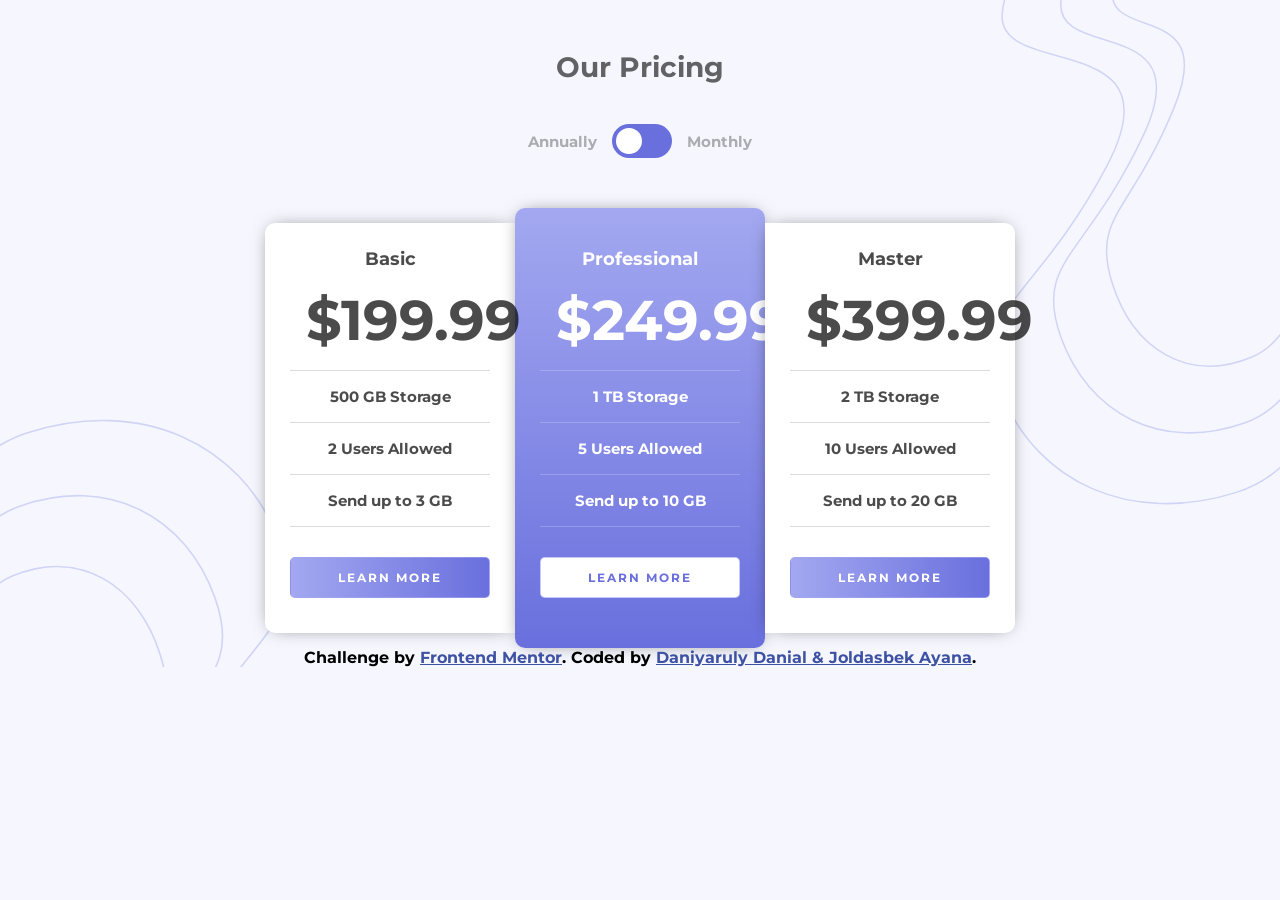
<file: index.html>
<!DOCTYPE html>
<html lang="en">
<head>
  <meta charset="UTF-8">
  <meta name="viewport" content="width=device-width, initial-scale=1.0">

  <link rel="icon" type="image/png" sizes="32x32" href="./images/favicon-32x32.png">
  
  <link rel="stylesheet" href="style.css">
  
  <title>Frontend Mentor | [Ayana & Danial]</title>
</head>
<body>
  <main>
    <section id="header">
      <h3>Our Pricing</h3>
      <div>
        <p>Annually</p>
        <label class="toggle">
          <input id="checkbox" type="checkbox" name="toggle" onchange="newPrice()">
          <span class="slider"></span> 
        </label>
        <p>Monthly</p>
      </div>
    </section>

    <section id="cards">
      <div id="basic" class="card">
        <h4>Basic</h4>
        <p id="basic-price">&dollar;199.99</p>

        <p>500 GB Storage</p>
        
        <p>2 Users Allowed</p>
        
        <p>Send up to 3 GB</p>
        
        <input type="button" name="" value="Learn More">
      </div>

      <div id="professional" class="card">
        <h4>Professional</h4>
        <p id="prof-price">&dollar;249.99</p>
        
        <p>1 TB Storage</p>
        
        <p>5 Users Allowed</p>
        
        <p>Send up to 10 GB</p>
        
        <input type="button" name="" value="Learn More">
      </div>

      <div id="master" class="card">
        <h4>Master</h4>
        <p id="master-price">&dollar;399.99</p>
        
        <p>2 TB Storage</p>
        
        <p>10 Users Allowed</p>
        
        <p>Send up to 20 GB</p>
        
        <input type="button" name="" value="Learn More">
      </div>
    </section>
  </main>
  
  <footer>
    <p class="attribution">
      Challenge by <a href="https://www.frontendmentor.io?ref=challenge" target="_blank">Frontend Mentor</a>. 
      Coded by <a href="#">Daniyaruly Danial & Joldasbek Ayana</a>.
    </p>
  </footer>

  <script>
  function newPrice() {
    var basic = document.getElementById('basic-price');
    var prof = document.getElementById('prof-price');
    var master = document.getElementById('master-price');

    if (document.getElementById('checkbox').checked) {
      basic.innerHTML = '&dollar;19.99';
      prof.innerHTML = '&dollar;24.99';
      master.innerHTML = '&dollar;39.99';
    }
    else {
      basic.innerHTML = '&dollar;199.99';
      prof.innerHTML = '&dollar;249.99';
      master.innerHTML = '&dollar;399.99';
    }
  }
  </script>
</body>
</html>
</file>
<file: style.css>
@import url('https://fonts.googleapis.com/css2?family=Montserrat:wght@100;700&family=Roboto:wght@100&display=swap');

* {
	padding: 0;
	margin: 0;
	font-family: 'Montserrat', sans-serif;
	font-weight: 700;
}

body {
	font-size: 15px;
	background-color: hsl(240, 78%, 98%);
	background-image: url(images/bg-top.svg), url(images/bg-bottom.svg);
	background-repeat: no-repeat, no-repeat;
	background-position: right top, bottom left;
	background-size: 18rem, 18rem;
}

main {
	min-height: 44vw;
}

#header {
	text-align: center;
	margin: 50px 0px;
}

#header h3 {
	font-size: 28px;
	margin-bottom: 40px;
	opacity: 0.6;
}

#header div {
	display: flex;
	justify-content: center;
	align-items: center;
}

#header div p {
	display: inline-block;
	margin: 0px 15px;
	opacity: 0.3;
}

.toggle {
  position: relative;
  display: inline-block;
  width: 60px;
  height: 34px;
}

.toggle input { 
  opacity: 0;
  width: 0;
  height: 0;
}

.slider {
  position: absolute;
  cursor: pointer;
  top: 0;
  left: 0;
  right: 0;
  bottom: 0;
  background-color: hsl(237, 63%, 64%);
  -webkit-transition: .4s;
  transition: .4s;
  border-radius: 34px;
}

.slider:before {
  position: absolute;
  content: "";
  height: 26px;
  width: 26px;
  left: 4px;
  bottom: 4px;
  background-color: #fff;
  -webkit-transition: .4s;
  transition: .4s;
  border-radius: 50%;
}

input:checked + .slider {
  background-color: hsl(237, 63%, 64%);
}

input:focus + .slider {
  box-shadow: 0 0 1px hsl(236, 72%, 79%);
}

input:hover + .slider {
  opacity: 0.6;
}

input:checked + .slider:before {
  -webkit-transform: translateX(26px);
  -ms-transform: translateX(26px);
  transform: translateX(26px);
}

#cards {
	display: flex;
	flex-direction: row;
	justify-content: center;
	align-items: center;
	margin: 0 140px;
	text-align: center;
}

.card {
	width: 25%;
	display: inline-block;
	background-color: #fff;
	padding: 25px;
	box-shadow: 0px 0px 19px -8px rgba(0, 0, 0, 0.75);
	box-sizing: border-box;
}

#professional {
	background: linear-gradient(hsl(236, 72%, 79%), hsl(237, 63%, 64%));
	color: #fff;
	border-radius: 10px;
	height: 440px;
	padding-top: 40px;
}

#professional h4 {
	font-size: 18px;
}

#prof-price, #basic-price, #master-price {
	font-size: 56px;
}

#professional p{
	border-bottom: 1px solid rgba(255, 255, 255, 0.2);
	padding: 16px;
}

#basic, #master {
	height: 410px;
}

#basic {
	border-bottom-left-radius: 10px;
	border-top-left-radius: 10px;
}

#master {
	border-bottom-right-radius: 10px;
	border-top-right-radius: 10px;
}

#basic h4, #master h4 {
	font-size: 18px;
	opacity: 0.7;
}

#basic p, #master p {
	border-bottom: 1px solid rgba(0, 0, 0, 0.2);
	padding: 16px;
	opacity: 0.7;
}

input[type=button] {
	width: 100%;
	padding: 12px;
	margin-top: 30px;
	font-size: 12px;
	letter-spacing: 2px;
	cursor: pointer;
	transition-duration: 3000;
	color: #fff;
	background: linear-gradient(to right, hsl(236, 72%, 79%), hsl(237, 63%, 64%));
	border: 1px solid rgba(163, 168, 240, 0.6);
	border-radius: 5px;
	text-transform: uppercase;
}

#professional input[type=button] {
	color: hsl(237, 63%, 64%);
	background: #fff;
}

input[type=button]:hover, input[type=button]:active {
	color: hsl(237, 63%, 64%);
	background: transparent;
	border: 2px solid rgba(163, 168, 240, 1.0);
}

#professional input[type=button]:hover, input[type=button]:active {
	color: #fff;
	background: transparent;
	border: 2px solid rgba(255, 255, 255, 0.8);
}

.attribution { 
	font-size: 16px; 
	text-align: center;
}

.attribution a {
  color: hsl(228, 45%, 44%); 
}
</file>
